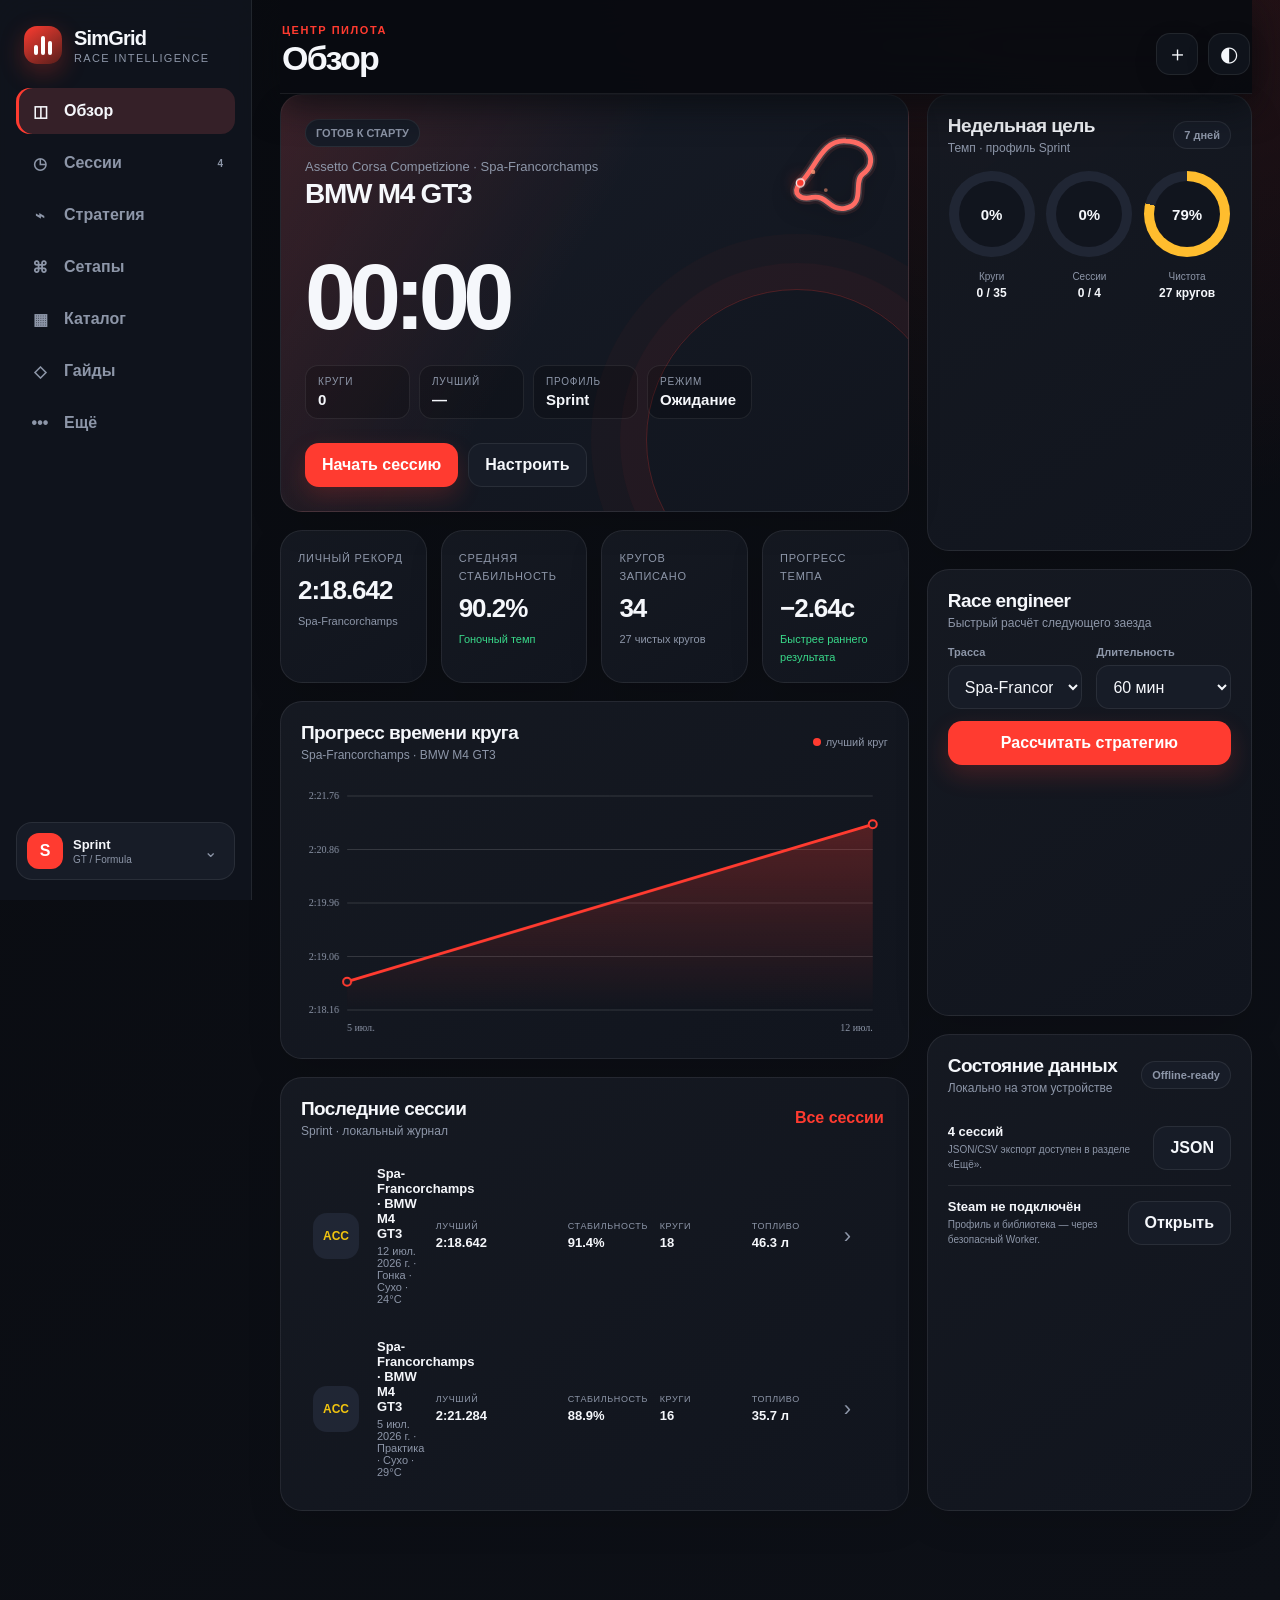
<file: index.html>
<!doctype html>
<html lang="ru">
<head>
  <meta charset="utf-8">
  <meta name="viewport" content="width=device-width,initial-scale=1,viewport-fit=cover,user-scalable=no">
  <meta name="theme-color" content="#090b10">
  <meta name="apple-mobile-web-app-capable" content="yes">
  <meta name="apple-mobile-web-app-status-bar-style" content="black-translucent">
  <meta name="apple-mobile-web-app-title" content="SimGrid">
  <meta name="format-detection" content="telephone=no">
  <meta name="description" content="SimGrid — локальный менеджер автосимулятора, телеметрии, сетапов и стратегии.">
  <link rel="manifest" href="manifest.webmanifest?v=2.3.1">
  <link rel="apple-touch-icon" href="icons/apple-touch-icon.png">
  <link rel="icon" href="icons/icon-192.png">
  <link rel="stylesheet" href="styles.css?v=2.3.1">
  <title>SimGrid</title>
</head>
<body>
  <div id="app" class="app-shell">
    <aside class="sidebar" aria-label="Основная навигация">
      <div class="brand">
        <div class="brand-mark" aria-hidden="true"><span></span><span></span><span></span></div>
        <div><strong>SimGrid</strong><small>Race intelligence</small></div>
      </div>
      <nav id="desktopNav" class="nav-list"></nav>
      <div class="sidebar-footer">
        <button class="profile-switch" id="profileSwitch" type="button">
          <span class="profile-avatar" id="profileAvatar">S</span>
          <span><strong id="activeProfileName">Sprint</strong><small id="profileGameHint">GT / Formula</small></span>
          <span class="chevron">⌄</span>
        </button>
      </div>
    </aside>

    <main class="main">
      <header class="topbar">
        <div>
          <p class="eyebrow" id="pageEyebrow">Центр пилота</p>
          <h1 id="pageTitle">Обзор</h1>
        </div>
        <div class="top-actions">
          <button class="icon-button" id="quickAddBtn" type="button" aria-label="Добавить сессию">＋</button>
          <button class="icon-button" id="themeBtn" type="button" aria-label="Выбрать тему">◐</button>
          <button class="install-button hidden" id="installBtn" type="button">Установить</button>
        </div>
      </header>

      <section id="view" class="view" aria-live="polite"></section>
    </main>

    <nav id="mobileNav" class="bottom-nav" aria-label="Мобильная навигация"></nav>
  </div>

  <div id="modalRoot"></div>
  <div id="toastRoot" class="toast-root" aria-live="polite"></div>
  <input id="importInput" type="file" accept=".json,.csv,.simgrid" hidden>

  <script src="data.js?v=2.3.1"></script>
  <script src="app.js?v=2.3.1"></script>
</body>
</html>
</file>
<file: styles.css>
:root{
  --bg:#090b10;--bg2:#0d1017;--panel:#11151e;--panel2:#171c27;--panel3:#202634;
  --text:#f5f7fb;--muted:#8d96a8;--line:rgba(255,255,255,.08);--line-strong:rgba(255,255,255,.14);
  --accent:#ff3b30;--accent2:#ff8a65;--good:#39d98a;--warn:#ffbd2e;--danger:#ff4757;
  --shadow:0 20px 60px rgba(0,0,0,.35);--radius:22px;--radius-sm:14px;--safe-bottom:env(safe-area-inset-bottom,0px);
  --safe-top:env(safe-area-inset-top,0px);--sidebar:252px;
  color-scheme:dark;
}
[data-theme="carbon"]{--bg:#050505;--bg2:#0a0a0a;--panel:#101010;--panel2:#161616;--panel3:#222;--accent:#ff1f3d;--accent2:#ff675f}
[data-theme="titanium"]{--bg:#171a20;--bg2:#1c2027;--panel:#242a33;--panel2:#2c333e;--panel3:#353e4b;--text:#f4f5f7;--muted:#a9b0ba;--accent:#d6d9df;--accent2:#8ea0b5}
[data-theme="papaya"]{--bg:#0b0b0e;--bg2:#111116;--panel:#17171d;--panel2:#1f2028;--panel3:#292b35;--accent:#ff8700;--accent2:#ffd257}
[data-theme="electric"]{--bg:#040b12;--bg2:#07121c;--panel:#0b1926;--panel2:#0f2233;--panel3:#153148;--accent:#27a7ff;--accent2:#55e1ff}
[data-theme="violet"]{--bg:#090613;--bg2:#100b1e;--panel:#171126;--panel2:#201633;--panel3:#2a1e43;--accent:#9b7bff;--accent2:#e883ff}
[data-theme="ice"]{--bg:#eef2f6;--bg2:#f6f8fb;--panel:#ffffff;--panel2:#f2f5f8;--panel3:#e7edf3;--text:#111827;--muted:#637083;--line:rgba(19,31,49,.08);--line-strong:rgba(19,31,49,.14);--accent:#0969da;--accent2:#4ea1ff;--shadow:0 20px 50px rgba(46,62,80,.14);color-scheme:light}
[data-theme="lcd"]{--bg:#071007;--bg2:#0b160b;--panel:#0e1d0f;--panel2:#132716;--panel3:#1b3420;--text:#d9ffd1;--muted:#82aa7d;--accent:#98ff75;--accent2:#d4ff82;--good:#98ff75;--warn:#f3ff7d}
*{box-sizing:border-box}
html{background:var(--bg);min-height:100%;overscroll-behavior:none}
body{margin:0;min-height:100vh;background:
radial-gradient(circle at 88% -10%,color-mix(in srgb,var(--accent) 14%,transparent),transparent 32%),
linear-gradient(145deg,var(--bg),var(--bg2));color:var(--text);font-family:-apple-system,BlinkMacSystemFont,"SF Pro Display","Segoe UI",sans-serif;-webkit-font-smoothing:antialiased;overflow-x:hidden}
button,input,select,textarea{font:inherit;color:inherit}
button{cursor:pointer}
a{color:inherit}
.hidden{display:none!important}
.app-shell{min-height:100vh;display:grid;grid-template-columns:var(--sidebar) minmax(0,1fr)}
.sidebar{position:fixed;inset:0 auto 0 0;width:var(--sidebar);padding:calc(22px + var(--safe-top)) 16px 20px;background:color-mix(in srgb,var(--panel) 88%,transparent);border-right:1px solid var(--line);backdrop-filter:blur(24px);z-index:20;display:flex;flex-direction:column}
.brand{display:flex;align-items:center;gap:12px;padding:4px 8px 24px}.brand strong{display:block;font-size:20px;letter-spacing:-.04em}.brand small{display:block;color:var(--muted);font-size:11px;text-transform:uppercase;letter-spacing:.12em;margin-top:2px}
.brand-mark{width:38px;height:38px;border-radius:13px;background:linear-gradient(145deg,var(--accent),color-mix(in srgb,var(--accent) 30%,#111));box-shadow:0 8px 24px color-mix(in srgb,var(--accent) 28%,transparent);display:flex;align-items:flex-end;justify-content:center;gap:3px;padding:9px}
.brand-mark span{width:4px;border-radius:99px;background:#fff}.brand-mark span:nth-child(1){height:10px}.brand-mark span:nth-child(2){height:19px}.brand-mark span:nth-child(3){height:14px}
.nav-list{display:flex;flex-direction:column;gap:6px}.nav-button{border:0;background:transparent;color:var(--muted);display:flex;align-items:center;gap:12px;width:100%;padding:11px 12px;border-radius:14px;text-align:left;font-weight:650;transition:.18s ease}.nav-button:hover{background:var(--panel2);color:var(--text)}.nav-button.active{background:color-mix(in srgb,var(--accent) 13%,var(--panel2));color:var(--text);box-shadow:inset 3px 0 var(--accent)}.nav-icon{width:24px;height:24px;display:grid;place-items:center;font-size:16px}.nav-button small{margin-left:auto;color:var(--muted);font-size:10px}
.sidebar-footer{margin-top:auto}.profile-switch{width:100%;border:1px solid var(--line);background:var(--panel2);border-radius:16px;padding:10px;display:grid;grid-template-columns:36px 1fr 20px;gap:10px;align-items:center;text-align:left}.profile-switch strong,.profile-switch small{display:block}.profile-switch strong{font-size:13px}.profile-switch small{font-size:10px;color:var(--muted);margin-top:2px}.profile-avatar{width:36px;height:36px;border-radius:12px;background:var(--accent);color:#fff;display:grid;place-items:center;font-weight:800}.chevron{color:var(--muted)}
.main{grid-column:2;min-width:0;padding:0 34px 88px}.topbar{position:sticky;top:0;z-index:15;display:flex;justify-content:space-between;align-items:flex-end;padding:calc(24px + var(--safe-top)) 0 18px;background:linear-gradient(var(--bg) 60%,transparent);backdrop-filter:blur(12px)}.eyebrow{margin:0 0 5px;color:var(--accent);font-size:11px;letter-spacing:.14em;text-transform:uppercase;font-weight:800}.topbar h1{font-size:34px;line-height:1;margin:0;letter-spacing:-.05em}.top-actions{display:flex;gap:10px;align-items:center}.icon-button,.install-button{border:1px solid var(--line);background:color-mix(in srgb,var(--panel) 86%,transparent);height:42px;border-radius:14px;display:grid;place-items:center;box-shadow:0 8px 24px rgba(0,0,0,.12)}.icon-button{width:42px;font-size:21px}.install-button{padding:0 16px;color:#fff;background:var(--accent);border-color:transparent;font-weight:750}
.view{max-width:1440px;margin:0 auto}.dashboard-grid{display:grid;grid-template-columns:minmax(0,1.45fr) minmax(300px,.75fr);gap:18px}.stack{display:grid;gap:18px}.grid-2{display:grid;grid-template-columns:repeat(2,minmax(0,1fr));gap:18px}.grid-3{display:grid;grid-template-columns:repeat(3,minmax(0,1fr));gap:16px}.grid-4{display:grid;grid-template-columns:repeat(4,minmax(0,1fr));gap:14px}
.card{background:linear-gradient(145deg,color-mix(in srgb,var(--panel) 94%,white 2%),var(--panel));border:1px solid var(--line);border-radius:var(--radius);box-shadow:0 12px 35px rgba(0,0,0,.12);overflow:hidden}.card-pad{padding:20px}.card-head{display:flex;justify-content:space-between;align-items:center;gap:16px;margin-bottom:16px}.card-head h2,.card-head h3{margin:0;letter-spacing:-.03em}.card-head h2{font-size:19px}.card-head h3{font-size:16px}.card-head p{margin:4px 0 0;color:var(--muted);font-size:12px}.link-button{border:0;background:transparent;color:var(--accent);font-weight:750;padding:4px}.pill{display:inline-flex;align-items:center;gap:6px;border:1px solid var(--line);background:var(--panel2);padding:7px 10px;border-radius:999px;color:var(--muted);font-size:11px;font-weight:700}.pill.live::before{content:"";width:7px;height:7px;border-radius:50%;background:var(--danger);box-shadow:0 0 0 5px color-mix(in srgb,var(--danger) 18%,transparent);animation:pulse 1.8s infinite}@keyframes pulse{50%{box-shadow:0 0 0 9px transparent}}
.live-card{position:relative;min-height:310px;padding:24px;background:
linear-gradient(120deg,color-mix(in srgb,var(--accent) 15%,transparent),transparent 45%),
linear-gradient(145deg,var(--panel2),var(--panel));isolation:isolate}.live-card::after{content:"";position:absolute;right:-40px;bottom:-80px;width:300px;height:300px;border:1px solid color-mix(in srgb,var(--accent) 25%,transparent);border-radius:50%;box-shadow:0 0 0 26px color-mix(in srgb,var(--accent) 4%,transparent),0 0 0 55px color-mix(in srgb,var(--accent) 3%,transparent);z-index:-1}.live-top{display:flex;justify-content:space-between;gap:15px}.live-track{font-size:13px;color:var(--muted);margin:12px 0 4px}.live-title{font-size:28px;font-weight:800;letter-spacing:-.045em;margin:0}.timer{font-variant-numeric:tabular-nums;font-size:clamp(54px,8vw,92px);line-height:1;font-weight:800;letter-spacing:-.07em;margin:28px 0 22px}.live-stats{display:flex;flex-wrap:wrap;gap:9px}.live-stat{background:rgba(0,0,0,.18);border:1px solid var(--line);border-radius:13px;padding:10px 12px;min-width:105px}.live-stat small{display:block;color:var(--muted);font-size:10px;text-transform:uppercase;letter-spacing:.08em}.live-stat strong{display:block;margin-top:4px;font-size:15px}.live-actions{display:flex;gap:10px;margin-top:24px}.primary,.secondary,.danger-button{border-radius:14px;min-height:44px;padding:0 16px;font-weight:800;border:1px solid transparent}.primary{background:var(--accent);color:#fff;box-shadow:0 10px 25px color-mix(in srgb,var(--accent) 20%,transparent)}.secondary{background:var(--panel2);border-color:var(--line);color:var(--text)}.danger-button{background:color-mix(in srgb,var(--danger) 14%,var(--panel2));border-color:color-mix(in srgb,var(--danger) 32%,transparent);color:var(--danger)}
.metric{padding:17px}.metric small{color:var(--muted);font-size:11px;text-transform:uppercase;letter-spacing:.07em}.metric strong{display:block;font-size:26px;letter-spacing:-.04em;margin:9px 0 5px}.metric span{font-size:11px;color:var(--muted)}.metric .up{color:var(--good)}.metric .down{color:var(--danger)}
.rings{display:grid;grid-template-columns:repeat(3,1fr);gap:10px}.ring-wrap{text-align:center}.ring{--p:50;--ring-color:var(--accent);width:86px;aspect-ratio:1;border-radius:50%;margin:0 auto 9px;background:conic-gradient(var(--ring-color) calc(var(--p)*1%),var(--panel3) 0);display:grid;place-items:center;position:relative}.ring::before{content:"";width:66px;aspect-ratio:1;border-radius:50%;background:var(--panel)}.ring strong{position:absolute;font-size:15px}.ring-wrap small{color:var(--muted);font-size:10px}.ring-wrap b{display:block;font-size:12px;margin-top:2px}
.chart-wrap{height:260px;position:relative}.chart-wrap canvas{width:100%;height:100%;display:block}.chart-legend{display:flex;gap:14px;align-items:center;color:var(--muted);font-size:11px}.legend-dot{width:8px;height:8px;border-radius:50%;background:var(--accent);display:inline-block;margin-right:5px}
.session-list{display:grid;gap:10px}.session-row{display:grid;background:transparent;grid-template-columns:52px minmax(0,1.4fr) minmax(120px,.8fr) repeat(3,minmax(80px,.4fr)) 32px;align-items:center;gap:12px;padding:12px;border:1px solid transparent;border-radius:15px;transition:.18s}.session-row:hover{background:var(--panel2);border-color:var(--line)}.game-badge{width:46px;height:46px;border-radius:14px;background:var(--panel3);display:grid;place-items:center;font-weight:850;font-size:12px}.session-main strong,.session-main small{display:block}.session-main strong{font-size:13px}.session-main small{color:var(--muted);font-size:11px;margin-top:4px}.session-cell small{display:block;color:var(--muted);font-size:9px;text-transform:uppercase;letter-spacing:.07em}.session-cell strong{display:block;font-size:13px;margin-top:4px;font-variant-numeric:tabular-nums}.more-button{border:0;background:transparent;color:var(--muted);font-size:22px}
.toolbar{display:flex;gap:10px;align-items:center;justify-content:space-between;margin-bottom:18px;flex-wrap:wrap}.toolbar-group{display:flex;gap:10px;align-items:center;flex-wrap:wrap}.search{position:relative}.search input{width:min(360px,65vw);height:44px;border:1px solid var(--line);background:var(--panel);border-radius:14px;padding:0 14px 0 40px;outline:none}.search::before{content:"⌕";position:absolute;left:14px;top:8px;color:var(--muted);font-size:21px}.select,.input,.textarea{width:100%;border:1px solid var(--line);background:var(--panel2);border-radius:13px;min-height:44px;padding:10px 12px;outline:none}.textarea{min-height:94px;resize:vertical}.select:focus,.input:focus,.textarea:focus,.search input:focus{border-color:color-mix(in srgb,var(--accent) 60%,transparent);box-shadow:0 0 0 3px color-mix(in srgb,var(--accent) 12%,transparent)}
.segmented{display:flex;background:var(--panel);border:1px solid var(--line);border-radius:14px;padding:4px;overflow:auto}.segmented button{white-space:nowrap;border:0;background:transparent;color:var(--muted);padding:8px 12px;border-radius:10px;font-size:11px;font-weight:750}.segmented button.active{background:var(--panel3);color:var(--text)}
.form-grid{display:grid;grid-template-columns:repeat(2,minmax(0,1fr));gap:14px}.form-grid.three{grid-template-columns:repeat(3,minmax(0,1fr))}.field{display:grid;gap:7px}.field.full{grid-column:1/-1}.field label{font-size:11px;color:var(--muted);font-weight:700}.field-help{font-size:10px;color:var(--muted);line-height:1.4}.form-section{padding:18px 0;border-top:1px solid var(--line)}.form-section:first-child{border-top:0;padding-top:0}.form-section h3{font-size:14px;margin:0 0 13px}.modal-backdrop{position:fixed;inset:0;background:rgba(0,0,0,.62);backdrop-filter:blur(8px);z-index:100;display:grid;place-items:center;padding:20px}.modal{width:min(760px,100%);max-height:min(88vh,900px);background:var(--panel);border:1px solid var(--line-strong);border-radius:26px;box-shadow:var(--shadow);overflow:hidden;display:flex;flex-direction:column}.modal.small{width:min(480px,100%)}.modal-head{display:flex;justify-content:space-between;align-items:center;padding:18px 20px;border-bottom:1px solid var(--line)}.modal-head h2{margin:0;font-size:20px;letter-spacing:-.03em}.modal-close{width:34px;height:34px;border-radius:50%;border:1px solid var(--line);background:var(--panel2)}.modal-body{flex:1;min-height:0;padding:20px 20px calc(28px + var(--safe-bottom));overflow:auto;-webkit-overflow-scrolling:touch;overscroll-behavior:contain}.modal-actions{display:flex;justify-content:flex-end;gap:10px;padding:16px 20px calc(16px + var(--safe-bottom));border-top:1px solid var(--line);background:color-mix(in srgb,var(--panel2) 92%,transparent);backdrop-filter:blur(18px);position:relative;z-index:2}
.strategy-layout{display:grid;grid-template-columns:minmax(300px,.75fr) minmax(0,1.25fr);gap:18px}.strategy-results{display:grid;gap:12px}.strategy-card{position:relative;padding:18px;border:1px solid var(--line);background:var(--panel);border-radius:18px;overflow:hidden}.strategy-card.recommended{border-color:color-mix(in srgb,var(--accent) 55%,transparent);box-shadow:inset 4px 0 var(--accent)}.strategy-card .recommend{position:absolute;right:12px;top:12px;color:var(--accent);font-size:9px;text-transform:uppercase;letter-spacing:.09em;font-weight:900}.strategy-title{display:flex;justify-content:space-between;gap:15px;padding-right:60px}.strategy-title h3{margin:0;font-size:16px}.strategy-title strong{font-size:18px;font-variant-numeric:tabular-nums}.stints{display:flex;gap:5px;margin:16px 0 12px}.stint{height:12px;min-width:15px;border-radius:99px;background:var(--accent);flex:var(--stint,1)}.stint.medium{background:var(--warn)}.stint.hard{background:#e8edf4}.stint.wet{background:#3a8cff}.strategy-meta{display:grid;grid-template-columns:repeat(4,1fr);gap:10px}.strategy-meta small{color:var(--muted);font-size:9px;text-transform:uppercase}.strategy-meta strong{display:block;font-size:12px;margin-top:4px}.strategy-note{margin:12px 0 0;color:var(--muted);font-size:11px;line-height:1.5}
.setup-grid{display:grid;grid-template-columns:repeat(3,minmax(0,1fr));gap:14px}.setup-card{padding:17px;border:1px solid var(--line);background:var(--panel);border-radius:18px;transition:.18s}.setup-card:hover{transform:translateY(-2px);border-color:var(--line-strong)}.setup-card h3{font-size:15px;margin:12px 0 5px}.setup-card p{font-size:11px;color:var(--muted);margin:0 0 13px}.tags{display:flex;gap:6px;flex-wrap:wrap}.tag{font-size:9px;border-radius:99px;padding:5px 8px;background:var(--panel3);color:var(--muted)}.setup-mini{display:grid;grid-template-columns:repeat(3,1fr);gap:7px;margin-top:13px}.setup-mini div{background:var(--panel2);border-radius:10px;padding:8px}.setup-mini small{display:block;font-size:8px;color:var(--muted)}.setup-mini strong{font-size:11px;display:block;margin-top:3px}.compare-table{width:100%;border-collapse:collapse}.compare-table th,.compare-table td{padding:11px;border-bottom:1px solid var(--line);font-size:12px;text-align:left}.compare-table th{color:var(--muted);font-size:10px;text-transform:uppercase}.diff-positive{color:var(--good)}.diff-negative{color:var(--danger)}
.catalog-grid{display:grid;grid-template-columns:repeat(4,minmax(0,1fr));gap:14px}.catalog-card{border:1px solid var(--line);background:var(--panel);border-radius:18px;overflow:hidden;min-height:210px;display:flex;flex-direction:column}.catalog-visual{height:112px;background:linear-gradient(145deg,color-mix(in srgb,var(--accent) 16%,var(--panel2)),var(--panel3));position:relative;display:grid;place-items:center;overflow:hidden}.catalog-visual svg{width:82%;height:82%;filter:drop-shadow(0 8px 12px rgba(0,0,0,.25))}.catalog-visual .car-silhouette{font-size:48px;transform:skewX(-6deg)}.catalog-content{padding:14px;display:flex;flex-direction:column;gap:8px;flex:1}.catalog-content h3{margin:0;font-size:14px}.catalog-content p{margin:0;color:var(--muted);font-size:10px;line-height:1.5}.catalog-meta{margin-top:auto;display:flex;justify-content:space-between;color:var(--muted);font-size:10px}
.guide-grid{display:grid;grid-template-columns:repeat(3,minmax(0,1fr));gap:16px}.guide-card{border:1px solid var(--line);background:var(--panel);border-radius:20px;overflow:hidden;transition:.2s;display:block}.guide-card:hover{transform:translateY(-3px);box-shadow:var(--shadow)}.guide-photo{height:190px;position:relative;background:linear-gradient(145deg,color-mix(in srgb,var(--accent) 18%,var(--panel2)),var(--panel3));overflow:hidden}.guide-photo-img{position:absolute;inset:0;width:100%;height:100%;object-fit:cover;display:block}.guide-photo::after{content:"";position:absolute;inset:0;background:linear-gradient(180deg,rgba(0,0,0,.06),rgba(0,0,0,.72))}.guide-map{position:absolute;right:10px;bottom:10px;width:92px;height:92px;z-index:2;background:rgba(8,10,14,.82);border:1px solid rgba(255,255,255,.13);border-radius:18px;padding:10px;backdrop-filter:blur(12px)}.guide-map svg{width:100%;height:100%}.guide-level{position:absolute;top:12px;left:12px;z-index:2;background:rgba(8,10,14,.72);padding:7px 9px;border-radius:999px;font-size:9px;font-weight:800;backdrop-filter:blur(10px)}.guide-content{padding:16px}.guide-content h3{margin:0 0 7px;font-size:17px}.guide-content p{margin:0;color:var(--muted);font-size:11px;line-height:1.55}.guide-actions{display:flex;justify-content:space-between;align-items:center;margin-top:13px}.corner-count{font-size:10px;color:var(--muted)}.guide-detail-hero{height:260px;border-radius:20px;position:relative;overflow:hidden;margin-bottom:18px;background:linear-gradient(145deg,color-mix(in srgb,var(--accent) 18%,var(--panel2)),var(--panel3))}.guide-detail-hero img{position:absolute;inset:0;width:100%;height:100%;object-fit:cover;display:block}.guide-detail-hero::after{content:"";position:absolute;inset:0;background:linear-gradient(90deg,rgba(0,0,0,.8),rgba(0,0,0,.25))}.guide-detail-title{position:absolute;left:24px;bottom:24px;z-index:2;max-width:min(70%,480px)}.guide-detail-title h2{font-size:32px;margin:5px 0}.guide-detail-title p{margin:0;color:rgba(255,255,255,.78)}.guide-map-panel{display:grid;gap:14px;padding:18px;border:1px solid var(--line);border-radius:20px;background:linear-gradient(145deg,var(--panel2),var(--panel))}.guide-track-map{height:220px;border-radius:16px;border:1px solid var(--line);display:grid;place-items:center;background:linear-gradient(180deg,color-mix(in srgb,var(--accent) 8%,transparent),transparent),repeating-linear-gradient(0deg,color-mix(in srgb,var(--line) 65%,transparent) 0 1px,transparent 1px 28px),repeating-linear-gradient(90deg,color-mix(in srgb,var(--line) 65%,transparent) 0 1px,transparent 1px 28px);padding:18px}.guide-track-map svg{width:100%;height:100%}.guide-map-caption{font-size:11px;color:var(--muted);line-height:1.5;margin:0}.guide-summary{padding:12px 14px;border-radius:16px;background:color-mix(in srgb,var(--accent) 10%,var(--panel2));border:1px solid color-mix(in srgb,var(--accent) 20%,transparent);font-size:12px;line-height:1.55}.guide-quickfacts{display:grid;grid-template-columns:repeat(3,minmax(0,1fr));gap:10px}.guide-quickfacts .metric{padding:14px}.corner-list{display:grid;gap:10px}.corner-item{display:grid;grid-template-columns:46px 1fr auto;gap:12px;align-items:start;padding:13px;border:1px solid var(--line);border-radius:15px}.corner-num{width:42px;height:42px;border-radius:13px;background:color-mix(in srgb,var(--accent) 15%,var(--panel2));color:var(--accent);display:grid;place-items:center;font-weight:850}.corner-item h4{margin:1px 0 5px;font-size:13px}.corner-item p{margin:0;color:var(--muted);font-size:11px;line-height:1.45}.gear{font-size:10px;color:var(--muted);white-space:nowrap}
.settings-grid{display:grid;grid-template-columns:repeat(2,minmax(0,1fr));gap:18px}.setting-card{padding:19px}.setting-row{display:flex;justify-content:space-between;gap:18px;align-items:center;padding:13px 0;border-bottom:1px solid var(--line)}.setting-row:last-child{border-bottom:0}.setting-row h3{margin:0;font-size:13px}.setting-row p{margin:4px 0 0;color:var(--muted);font-size:10px;line-height:1.45}.switch{width:46px;height:28px;border-radius:99px;background:var(--panel3);border:0;padding:3px}.switch span{display:block;width:22px;height:22px;background:white;border-radius:50%;transition:.2s}.switch.active{background:var(--accent)}.switch.active span{transform:translateX(18px)}.theme-grid{display:grid;grid-template-columns:repeat(4,1fr);gap:10px}.theme-option{border:1px solid var(--line);background:var(--panel2);border-radius:14px;padding:10px;text-align:left;display:flex;flex-direction:column;gap:8px;overflow:hidden}.theme-option.active{border-color:var(--accent);box-shadow:0 0 0 2px color-mix(in srgb,var(--accent) 12%,transparent)}.theme-swatch{display:block;inline-size:100%;block-size:68px;border-radius:12px;background:linear-gradient(145deg,var(--swatch),color-mix(in srgb,var(--swatch) 72%,black));position:relative;overflow:hidden;border:1px solid color-mix(in srgb,var(--swatch-accent) 32%,transparent)}.theme-swatch::before{content:"";position:absolute;inset:10px auto auto 10px;width:42%;height:14px;border-radius:999px;background:color-mix(in srgb,white 8%,transparent);box-shadow:0 24px 0 color-mix(in srgb,white 6%,transparent)}.theme-swatch::after{content:"";position:absolute;width:22px;height:22px;border-radius:50%;background:var(--swatch-accent);right:8px;bottom:8px;box-shadow:0 0 0 6px color-mix(in srgb,var(--swatch-accent) 18%,transparent)}.theme-option strong{display:block;font-size:12px;line-height:1.3}.steam-panel{padding:18px;background:linear-gradient(145deg,#121b2d,#0c1321);border:1px solid rgba(102,154,255,.2);border-radius:18px}.steam-logo{display:flex;align-items:center;gap:10px;margin-bottom:12px}.steam-logo span{width:38px;height:38px;border-radius:50%;background:#1b5fa7;display:grid;place-items:center;font-weight:850}.steam-panel h3{margin:0;font-size:15px}.steam-panel p{color:#9eaac0;font-size:11px;line-height:1.55}.notice{border-left:3px solid var(--warn);padding:11px 12px;background:color-mix(in srgb,var(--warn) 8%,var(--panel2));border-radius:0 12px 12px 0;color:var(--muted);font-size:11px;line-height:1.55}
.empty{padding:42px 20px;text-align:center;color:var(--muted)}.empty-icon{font-size:44px;opacity:.55}.empty h3{color:var(--text);margin:12px 0 6px}.empty p{font-size:12px;max-width:430px;margin:0 auto 18px;line-height:1.5}.toast-root{position:fixed;right:20px;bottom:20px;z-index:200;display:grid;gap:8px;max-width:min(380px,calc(100vw - 28px))}.toast{max-width:360px;background:var(--panel3);border:1px solid var(--line-strong);color:var(--text);padding:12px 14px;border-radius:13px;box-shadow:var(--shadow);font-size:12px;animation:toastIn .22s ease}.toast.good{border-left:3px solid var(--good)}.toast.warn{border-left:3px solid var(--warn)}.toast.bad{border-left:3px solid var(--danger)}@keyframes toastIn{from{opacity:0;transform:translateY(8px)}}
.bottom-nav{display:none}
@media(max-width:1150px){.dashboard-grid{grid-template-columns:1fr}.catalog-grid{grid-template-columns:repeat(3,minmax(0,1fr))}.guide-grid{grid-template-columns:repeat(2,minmax(0,1fr))}.setup-grid{grid-template-columns:repeat(2,minmax(0,1fr))}.strategy-layout{grid-template-columns:1fr}.session-row{grid-template-columns:50px 1fr repeat(2,100px) 30px}.session-row .hide-md{display:none}.grid-4{grid-template-columns:repeat(2,1fr)}}
@media(max-width:820px){:root{--radius:19px}.app-shell{display:block}.sidebar{display:none}.main{padding:0 14px calc(152px + var(--safe-bottom));}.topbar{padding:calc(15px + var(--safe-top)) 2px 14px;align-items:center}.topbar h1{font-size:28px}.eyebrow{font-size:9px}.top-actions{gap:7px}.icon-button{width:38px;height:38px;border-radius:13px}.install-button{height:38px;padding:0 12px}.bottom-nav{position:fixed;display:grid;grid-template-columns:repeat(6,1fr);left:8px;right:8px;bottom:calc(7px + var(--safe-bottom));z-index:30;background:color-mix(in srgb,var(--panel) 88%,transparent);border:1px solid var(--line-strong);border-radius:19px;padding:6px 3px;backdrop-filter:blur(24px);box-shadow:0 14px 38px rgba(0,0,0,.35)}.bottom-nav button{border:0;background:transparent;color:var(--muted);display:grid;place-items:center;gap:2px;min-width:0;padding:5px 2px;border-radius:12px}.bottom-nav button.active{color:var(--accent);background:color-mix(in srgb,var(--accent) 9%,transparent)}.bottom-nav .nav-icon{width:auto;height:18px;font-size:15px}.bottom-nav span:last-child{font-size:8px;font-weight:750;overflow:hidden;text-overflow:ellipsis;width:100%}.dashboard-grid,.grid-2,.settings-grid{grid-template-columns:1fr}.grid-3{grid-template-columns:repeat(2,1fr)}.grid-4{grid-template-columns:repeat(2,1fr)}.card-pad{padding:16px}.live-card{padding:18px;min-height:292px}.live-title{font-size:23px}.timer{font-size:58px;margin:27px 0 20px}.live-stat{min-width:calc(50% - 5px)}.metric strong{font-size:22px}.session-row{grid-template-columns:44px 1fr 86px 24px;padding:10px;gap:8px}.session-row .hide-mobile{display:none}.game-badge{width:42px;height:42px}.strategy-meta{grid-template-columns:repeat(2,1fr)}.catalog-grid{grid-template-columns:repeat(2,minmax(0,1fr));gap:10px}.guide-grid,.setup-grid{grid-template-columns:1fr}.guide-photo{height:190px}.form-grid,.form-grid.three{grid-template-columns:1fr}.modal-backdrop{padding:0;align-items:end}.modal,.modal.small{width:100%;max-height:93vh;border-radius:25px 25px 0 0}.modal-body{padding:16px 16px calc(24px + var(--safe-bottom));}.modal-head{padding:16px}.modal-actions{padding:12px 16px calc(12px + var(--safe-bottom));flex-wrap:wrap}.modal-actions > *{flex:1 1 160px}.theme-grid{grid-template-columns:repeat(2,1fr)}.toast-root{left:14px;right:14px;bottom:calc(118px + var(--safe-bottom))}.toast{max-width:none}.guide-detail-hero{height:220px}.guide-detail-title{left:18px;bottom:18px;max-width:76%}.guide-detail-title h2{font-size:26px}.guide-quickfacts{grid-template-columns:1fr}.guide-track-map{height:180px}.corner-item{grid-template-columns:42px 1fr}.corner-item .gear{grid-column:2}.rings{gap:3px}.ring{width:78px}.ring::before{width:60px}}
@media(max-width:430px){.grid-3{grid-template-columns:1fr}.catalog-grid{grid-template-columns:1fr}.catalog-card{min-height:190px}.catalog-visual{height:100px}.topbar h1{font-size:25px}.top-actions .install-button{display:none!important}.live-actions{display:grid;grid-template-columns:1fr 1fr}.live-actions button:first-child:last-child{grid-column:1/-1}.timer{font-size:52px}.strategy-title{padding-right:0}.strategy-card .recommend{position:static;display:block;margin-bottom:8px}.session-cell strong{font-size:12px}.ring{width:72px}.ring::before{width:55px}.bottom-nav{left:5px;right:5px}.bottom-nav span:last-child{font-size:7px}}
@media(display-mode:standalone){body{user-select:none}.main{min-height:100vh}.install-button{display:none!important}}
@media(prefers-reduced-motion:reduce){*,*::before,*::after{animation-duration:.001ms!important;transition-duration:.001ms!important;scroll-behavior:auto!important}}

/* SimGrid v2 — Track Academy Pro + Setup Garage Pro */
.modal.wide{width:min(1180px,100%)}
.compact-select{width:auto;max-width:210px;min-width:145px}
.garage-hero,.academy-hero{display:flex;justify-content:space-between;align-items:center;gap:24px;padding:24px;margin-bottom:18px;background:linear-gradient(135deg,color-mix(in srgb,var(--accent) 12%,var(--panel)),var(--panel))}
.garage-hero h2,.academy-hero h2{font-size:28px;letter-spacing:-.045em;margin:4px 0 8px}.garage-hero p:not(.eyebrow),.academy-hero p:not(.eyebrow){max-width:700px;margin:0;color:var(--muted);font-size:12px;line-height:1.6}
.garage-stats{display:flex;gap:10px;flex-wrap:wrap;justify-content:flex-end}.garage-stats span{min-width:92px;padding:12px;border-radius:15px;background:var(--panel2);border:1px solid var(--line);color:var(--muted);font-size:10px}.garage-stats b{display:block;color:var(--text);font-size:22px;margin-bottom:3px}
.academy-progress{min-width:140px;height:140px;border-radius:50%;display:flex;flex-direction:column;align-items:center;justify-content:center;background:conic-gradient(var(--accent) var(--academy-p,65%),var(--panel3) 0);position:relative}.academy-progress::before{content:"";position:absolute;inset:12px;border-radius:50%;background:var(--panel)}.academy-progress>*{position:relative}.academy-progress strong{font-size:31px}.academy-progress span,.academy-progress small{color:var(--muted);font-size:10px}.academy-progress small{margin-top:4px;text-align:center;padding:0 15px}
.garage-toolbar{align-items:flex-start}.favorite-filter.active{border-color:var(--accent);color:var(--accent);background:color-mix(in srgb,var(--accent) 10%,var(--panel2))}
.setup-grid.pro{grid-template-columns:repeat(3,minmax(0,1fr));align-items:stretch}.setup-card-wrap{position:relative;min-width:0}.setup-card.pro{height:100%;width:100%;padding:18px 16px 16px}.setup-card-top{display:flex;align-items:center;justify-content:space-between}.setup-rating{display:grid;text-align:right}.setup-rating span{font-weight:800;font-size:12px;color:var(--warn)}.setup-rating small{font-size:9px;color:var(--muted);margin-top:3px}.setup-favorite{position:absolute;right:12px;bottom:12px;width:35px;height:35px;border-radius:11px;border:1px solid var(--line);background:color-mix(in srgb,var(--panel2) 92%,transparent);color:var(--muted);font-size:18px;z-index:2}.setup-favorite.active{color:var(--warn);border-color:color-mix(in srgb,var(--warn) 35%,transparent)}.setup-analysis-preview{display:flex;align-items:center;gap:8px;margin-top:13px;padding-right:38px;color:var(--muted);font-size:10px;line-height:1.4}.analysis-dot{width:8px;height:8px;border-radius:50%;flex:0 0 auto;background:var(--muted)}.analysis-dot.safe{background:var(--good)}.analysis-dot.attack{background:var(--danger)}.analysis-dot.neutral{background:var(--warn)}
.weather-wet{color:#64b5ff}.weather-hot{color:#ff8b42}.weather-mixed{color:#ad8cff}
.setup-detail-head{display:flex;justify-content:space-between;gap:18px;align-items:flex-start;margin-bottom:16px}.setup-detail-head p{color:var(--muted);font-size:12px}.setup-score{text-align:right}.setup-score strong{display:block;color:var(--warn);font-size:22px}.setup-score small{color:var(--muted);font-size:10px}.analysis-grid{display:grid;grid-template-columns:repeat(2,minmax(0,1fr));gap:10px;margin:16px 0}.analysis-card{border:1px solid var(--line);border-left:3px solid var(--muted);background:var(--panel2);padding:13px;border-radius:14px}.analysis-card.safe{border-left-color:var(--good)}.analysis-card.attack{border-left-color:var(--danger)}.analysis-card.warn{border-left-color:var(--warn)}.analysis-card h3{margin:0 0 5px;font-size:12px}.analysis-card p{margin:0;color:var(--muted);font-size:10px;line-height:1.5}.version-list{display:grid;gap:10px}.version-card{display:flex;justify-content:space-between;align-items:center;gap:12px;padding:14px;border:1px solid var(--line);border-radius:15px;background:var(--panel2)}.version-card strong,.version-card small{display:block}.version-card small{color:var(--muted);font-size:9px;margin-top:4px}.version-card p{margin:6px 0 0;color:var(--muted);font-size:10px}
.academy-hero{overflow:hidden}.guide-title-row{display:flex;justify-content:space-between;gap:10px;align-items:center}.quiz-score{font-size:9px;padding:5px 7px;border-radius:999px;color:var(--good);background:color-mix(in srgb,var(--good) 10%,var(--panel2));white-space:nowrap}.guide-progress{height:5px;border-radius:999px;background:var(--panel3);overflow:hidden;margin:13px 0 2px}.guide-progress span{display:block;height:100%;border-radius:inherit;background:linear-gradient(90deg,var(--accent),var(--accent2))}
.academy-section{margin:20px 0}.training-modes{display:grid;grid-template-columns:repeat(4,minmax(0,1fr));gap:10px}.training-mode{display:flex;gap:11px;padding:14px;border-radius:16px;border:1px solid var(--line);background:var(--panel2)}.training-mode>span{font-size:22px}.training-mode h4{margin:0;font-size:12px}.training-mode small{color:var(--accent);font-size:9px;font-weight:800}.training-mode p{margin:7px 0 0;color:var(--muted);font-size:10px;line-height:1.45}.academy-layout{display:grid;grid-template-columns:minmax(0,1.4fr) minmax(300px,.6fr);gap:18px}.academy-sectors{display:grid;gap:12px}.academy-sector{padding:15px;border:1px solid var(--line);border-radius:18px;background:linear-gradient(145deg,var(--panel2),var(--panel))}.sector-head{display:grid;grid-template-columns:44px minmax(0,1fr) auto;gap:12px;align-items:start}.sector-head h3{margin:2px 0 5px;font-size:14px}.sector-head p{margin:0;color:var(--muted);font-size:10px;line-height:1.5}.sector-facts{display:grid;grid-template-columns:repeat(5,minmax(0,1fr));gap:7px;margin-top:13px}.sector-facts span{padding:9px;border-radius:11px;background:var(--panel);border:1px solid var(--line)}.sector-facts small,.sector-facts b{display:block}.sector-facts small{font-size:8px;color:var(--muted);text-transform:uppercase}.sector-facts b{font-size:9px;margin-top:4px;line-height:1.35}.telemetry-panel{margin-top:12px;padding:11px;border-radius:13px;background:var(--panel);border:1px solid var(--line)}.telemetry-row{display:grid;grid-template-columns:55px 1fr 32px;gap:8px;align-items:center;margin:6px 0;font-size:9px;color:var(--muted)}.telemetry-row>div{height:7px;border-radius:999px;background:var(--panel3);overflow:hidden}.telemetry-row i{display:block;height:100%;border-radius:inherit;background:var(--muted)}.telemetry-row i.brake{background:var(--danger)}.telemetry-row i.throttle{background:var(--good)}.telemetry-row i.steering{background:var(--accent)}.telemetry-row b{text-align:right;color:var(--text)}
.guide-checklist{display:grid;gap:7px}.guide-task{display:grid;grid-template-columns:24px 1fr;gap:8px;align-items:center;width:100%;text-align:left;border:1px solid var(--line);background:var(--panel2);padding:10px;border-radius:12px;color:var(--muted)}.guide-task span{width:22px;height:22px;border-radius:50%;display:grid;place-items:center;border:1px solid var(--line)}.guide-task b{font-size:10px}.guide-task.done{color:var(--text);border-color:color-mix(in srgb,var(--good) 35%,transparent)}.guide-task.done span{background:var(--good);color:#07140c;border-color:transparent}
.quiz-list{display:grid;gap:13px}.quiz-question{border:1px solid var(--line);border-radius:15px;padding:14px;margin:0}.quiz-question legend{padding:0 6px;font-size:12px;font-weight:800}.quiz-question label{display:flex;align-items:center;gap:9px;padding:9px;border-radius:11px;color:var(--muted);font-size:11px}.quiz-question label:has(input:checked){background:color-mix(in srgb,var(--accent) 10%,var(--panel2));color:var(--text)}.quiz-result{text-align:center;padding:20px}.quiz-result strong{display:block;font-size:58px;color:var(--accent);letter-spacing:-.06em}.quiz-result h3{font-size:20px;margin:10px 0}.quiz-result p{color:var(--muted);font-size:12px;line-height:1.6}
@media(max-width:1100px){.setup-grid.pro{grid-template-columns:repeat(2,minmax(0,1fr))}.training-modes{grid-template-columns:repeat(2,minmax(0,1fr))}.academy-layout{grid-template-columns:1fr}.sector-facts{grid-template-columns:repeat(3,minmax(0,1fr))}}
@media(max-width:820px){.garage-hero,.academy-hero{padding:18px;align-items:flex-start}.garage-hero h2,.academy-hero h2{font-size:23px}.academy-progress{min-width:112px;width:112px;height:112px}.garage-stats{display:grid;grid-template-columns:repeat(3,1fr);width:100%}.garage-hero{display:grid}.garage-toolbar .toolbar-group{width:100%}.garage-toolbar .search{flex:1}.compact-select{flex:1;max-width:none;min-width:0}.analysis-grid{grid-template-columns:1fr}.training-modes{grid-template-columns:1fr 1fr}.sector-facts{grid-template-columns:repeat(2,minmax(0,1fr))}.setup-detail-head{display:grid}.setup-score{text-align:left}}
@media(max-width:540px){.setup-grid.pro{grid-template-columns:1fr}.academy-hero{display:grid}.academy-progress{width:100%;height:auto;min-height:88px;border-radius:18px;background:linear-gradient(135deg,color-mix(in srgb,var(--accent) 16%,var(--panel2)),var(--panel2))}.academy-progress::before{display:none}.training-modes{grid-template-columns:1fr}.sector-head{grid-template-columns:40px 1fr}.sector-head .gear{grid-column:2}.sector-facts{grid-template-columns:1fr 1fr}.garage-stats{grid-template-columns:1fr 1fr}.version-card{align-items:flex-start}.modal.wide .modal-actions>*{min-width:calc(50% - 6px)}}

/* SimGrid v2.0.1 — desktop shell and Track Academy stability fixes */
html{scroll-padding-top:96px}
.topbar{
  background:color-mix(in srgb,var(--bg) 94%,transparent);
  border-bottom:1px solid var(--line);
  box-shadow:0 12px 34px color-mix(in srgb,var(--bg) 78%,transparent);
  backdrop-filter:blur(22px) saturate(1.15);
  -webkit-backdrop-filter:blur(22px) saturate(1.15);
}
.view{width:100%;max-width:1320px}
.academy-hero{margin-top:10px}
.guide-grid{align-items:stretch}
.guide-card{
  width:100%;height:100%;min-width:0;
  display:flex;flex-direction:column;
  text-decoration:none;
}
.guide-photo{height:auto;min-height:185px;aspect-ratio:16/8.7}
.guide-photo-img{object-position:center}
.guide-country{
  position:absolute;left:12px;bottom:12px;z-index:3;
  max-width:calc(100% - 128px);overflow:hidden;text-overflow:ellipsis;white-space:nowrap;
  padding:6px 9px;border-radius:999px;background:rgba(8,10,14,.72);
  border:1px solid rgba(255,255,255,.12);backdrop-filter:blur(10px);
  color:rgba(255,255,255,.78);font-size:9px;font-weight:750;
}
.guide-content{display:flex;flex:1;flex-direction:column;min-height:178px;padding:17px}
.guide-content>p{display:-webkit-box;-webkit-line-clamp:3;-webkit-box-orient:vertical;overflow:hidden;min-height:51px}
.guide-configs{display:flex;gap:6px;flex-wrap:wrap;margin-top:12px}
.guide-configs span{padding:5px 7px;border:1px solid var(--line);background:var(--panel2);border-radius:999px;color:var(--muted);font-size:8px;font-weight:700}
.guide-progress{height:7px;margin-top:auto;margin-bottom:4px}
.guide-actions{margin-top:9px}
.guide-map{width:86px;height:86px}

@media(min-width:821px){
  .app-shell{display:block;min-height:100vh}
  .sidebar{display:flex!important}
  .main{display:block;margin-left:var(--sidebar);width:calc(100% - var(--sidebar));padding:0 28px 96px}
  .bottom-nav{display:none!important}
  .topbar{padding-left:2px;padding-right:2px}
}
@media(min-width:1500px){
  .main{padding-left:38px;padding-right:38px}
  .guide-grid{gap:18px}
}
@media(max-width:1150px) and (min-width:821px){
  .guide-grid{grid-template-columns:repeat(2,minmax(0,1fr))}
}
@media(max-width:820px){
  html{scroll-padding-top:82px}
  .main{margin-left:0;width:auto}
  .topbar{margin-left:-14px;margin-right:-14px;padding-left:16px;padding-right:16px}
  .academy-hero{margin-top:4px}
  .guide-content{min-height:166px}
  .guide-country{max-width:calc(100% - 120px)}
}
@media(max-width:540px){
  .guide-photo{min-height:178px;aspect-ratio:16/9.5}
  .guide-content>p{min-height:48px}
}


/* SimGrid v2.1.0 — Track Academy expansion */
.guide-photo{background:
  radial-gradient(circle at 14% 18%, color-mix(in srgb,var(--accent) 22%,transparent), transparent 34%),
  linear-gradient(145deg,color-mix(in srgb,var(--accent) 16%,var(--panel2)),var(--panel3));}
.guide-photo::after{background:linear-gradient(180deg,rgba(6,10,16,.08),rgba(6,10,16,.78))}
.guide-map{display:grid;place-items:center;color:#fff;box-shadow:0 12px 28px rgba(0,0,0,.28)}
.guide-map svg{width:100%;height:100%}
.guide-card .guide-map circle{fill:var(--accent)}
.guide-content h3{font-size:18px}
.guide-content p{font-size:12px;line-height:1.62}
.corner-count{font-size:10px;line-height:1.35}
.guide-photo-img{filter:saturate(1.04) contrast(1.02)}
.guide-detail-hero{background:linear-gradient(145deg,color-mix(in srgb,var(--accent) 12%,var(--panel2)),var(--panel))}
.guide-detail-hero img{opacity:.95}


/* SimGrid v2.1.1 — Track Academy visual cleanup */
.guide-photo--schematic{
  min-height:202px;
  background:
    radial-gradient(circle at 18% 14%, color-mix(in srgb,var(--accent) 16%, transparent), transparent 28%),
    linear-gradient(180deg, color-mix(in srgb,var(--accent) 4%, transparent), transparent 54%),
    repeating-linear-gradient(0deg, color-mix(in srgb,var(--line) 85%, transparent) 0 1px, transparent 1px 48px),
    repeating-linear-gradient(90deg, color-mix(in srgb,var(--line) 85%, transparent) 0 1px, transparent 1px 48px),
    linear-gradient(145deg, #0f1725, #0b1220 60%, #0a111d);
}
.guide-photo--schematic::after{background:linear-gradient(180deg,rgba(9,14,24,.12),rgba(9,14,24,.18))}
.guide-blueprint{position:relative;z-index:2;display:grid;grid-template-columns:minmax(0,1fr) 132px;gap:18px;align-items:center;height:100%;padding:24px 20px 18px}
.guide-blueprint-copy{min-width:0;padding-top:10px}
.guide-kicker{margin:0 0 8px;color:color-mix(in srgb,var(--text) 72%, transparent);text-transform:uppercase;letter-spacing:.16em;font-size:10px;font-weight:800}
.guide-blueprint h4{margin:0 0 8px;font-size:30px;line-height:1.02;letter-spacing:-.04em}
.guide-blueprint-meta{font-size:12px;color:var(--muted);margin-bottom:14px;line-height:1.45}
.guide-map--large{position:relative;right:auto;bottom:auto;width:132px;height:132px;justify-self:end}
.guide-card--schematic .guide-content{padding-top:14px}
.guide-card--schematic .guide-content p{font-size:12px}
.guide-photo--schematic .guide-level{top:14px;left:14px}
.guide-card--schematic .guide-actions{margin-top:12px}
.guide-card--schematic .guide-configs{margin-top:0}
.guide-card .guide-map circle{fill:var(--accent)}
.guide-detail-hero{display:block}
.guide-detail-mapfloat{position:absolute;right:24px;top:24px;width:160px;height:160px;z-index:2;border-radius:24px;padding:18px;background:rgba(8,10,14,.72);border:1px solid rgba(255,255,255,.14);backdrop-filter:blur(14px)}
.guide-detail-mapfloat svg,.guide-detail-trackbox svg{width:100%;height:100%}
.guide-detail-hero--schematic{height:auto;padding:0;background:
  radial-gradient(circle at 18% 14%, color-mix(in srgb,var(--accent) 16%, transparent), transparent 26%),
  repeating-linear-gradient(0deg, color-mix(in srgb,var(--line) 82%, transparent) 0 1px, transparent 1px 56px),
  repeating-linear-gradient(90deg, color-mix(in srgb,var(--line) 82%, transparent) 0 1px, transparent 1px 56px),
  linear-gradient(145deg,#0f1725,#0b1220 60%,#0a111d)}
.guide-detail-hero--schematic::after{display:none}
.guide-detail-blueprint{display:grid;grid-template-columns:minmax(0,1fr) 240px;gap:24px;align-items:center;padding:28px 28px 26px;min-height:250px}
.guide-detail-copy{min-width:0}
.guide-detail-copy .pill{margin-bottom:12px}
.guide-detail-copy h2{font-size:42px;line-height:1.02;margin:10px 0 10px;letter-spacing:-.05em}
.guide-detail-copy p{margin:0 0 16px;color:rgba(255,255,255,.78);font-size:21px;line-height:1.35}
.guide-detail-trackbox{height:200px;border-radius:24px;padding:24px;background:rgba(8,10,14,.72);border:1px solid rgba(255,255,255,.12);display:grid;place-items:center}
.guide-detail-copy .guide-configs span{font-size:10px;padding:6px 9px}
.guide-detail-title{max-width:min(58%,560px)}
.guide-detail-title p{max-width:420px}
@media(max-width:980px){
  .guide-blueprint{grid-template-columns:minmax(0,1fr) 110px;gap:14px;padding:20px 16px 16px}
  .guide-blueprint h4{font-size:26px}
  .guide-map--large{width:110px;height:110px}
  .guide-detail-mapfloat{width:126px;height:126px;right:18px;top:18px;padding:14px}
  .guide-detail-blueprint{grid-template-columns:1fr;gap:18px;padding:24px 20px;min-height:0}
  .guide-detail-trackbox{height:170px}
  .guide-detail-copy h2{font-size:32px}
  .guide-detail-copy p{font-size:17px}
}
@media(max-width:820px){
  .guide-photo--schematic{min-height:188px}
  .guide-blueprint h4{font-size:24px}
  .guide-blueprint-meta{font-size:11px;margin-bottom:10px}
  .guide-map--large{width:96px;height:96px}
  .guide-detail-mapfloat{display:none}
  .guide-detail-title{max-width:80%}
}
@media(max-width:540px){
  .guide-blueprint{grid-template-columns:1fr 92px;gap:10px;padding:18px 14px 14px}
  .guide-blueprint h4{font-size:22px}
  .guide-kicker{font-size:9px}
  .guide-map--large{width:92px;height:92px}
  .guide-detail-copy h2{font-size:28px}
  .guide-detail-copy p{font-size:15px}
  .guide-detail-trackbox{height:150px;padding:18px}
}

/* SimGrid v2.2.0 — macOS/iOS polish, catalog cards, richer motion */
:root{--motion:cubic-bezier(.2,.8,.2,1);--hairline:rgba(255,255,255,.11)}
@media(prefers-reduced-motion:no-preference){
  .view{animation:view-in .32s var(--motion) both}
  .catalog-card,.guide-card,.setup-card-wrap,.card{transition:transform .22s var(--motion),border-color .22s var(--motion),background .22s var(--motion),box-shadow .22s var(--motion)}
  .catalog-card:nth-child(1),.guide-card:nth-child(1){animation-delay:.02s}.catalog-card:nth-child(2),.guide-card:nth-child(2){animation-delay:.04s}.catalog-card:nth-child(3),.guide-card:nth-child(3){animation-delay:.06s}.catalog-card:nth-child(4),.guide-card:nth-child(4){animation-delay:.08s}
  .catalog-card,.guide-card{animation:card-in .36s var(--motion) both}
  .catalog-card:hover,.guide-card:hover,.setup-card-wrap:hover{transform:translateY(-4px);box-shadow:0 18px 46px color-mix(in srgb,var(--accent) 10%,rgba(0,0,0,.34));border-color:color-mix(in srgb,var(--accent) 32%,var(--line))}
  .modal-backdrop{animation:backdrop-in .2s ease both}.modal{animation:modal-in .26s var(--motion) both}
  .track-line{stroke-dasharray:120;stroke-dashoffset:120;animation:track-draw .75s .05s var(--motion) forwards}.track-start{animation:start-pop .9s .42s var(--motion) both}
}
@keyframes view-in{from{opacity:.001;transform:translateY(8px)}to{opacity:1;transform:none}}
@keyframes card-in{from{opacity:.001;transform:translateY(12px) scale(.985)}to{opacity:1;transform:none}}
@keyframes modal-in{from{opacity:.001;transform:translateY(18px) scale(.985)}to{opacity:1;transform:none}}
@keyframes backdrop-in{from{opacity:.001}to{opacity:1}}
@keyframes track-draw{to{stroke-dashoffset:0}}
@keyframes start-pop{from{opacity:0;transform:scale(.5);transform-origin:center}to{opacity:1;transform:scale(1)}}

.track-svg{width:100%;height:100%;overflow:visible}.track-line{filter:drop-shadow(0 6px 12px rgba(0,0,0,.34))}.track-asphalt{opacity:.9}.track-start{fill:var(--accent);stroke:#fff;stroke-width:1.4;filter:drop-shadow(0 0 8px color-mix(in srgb,var(--accent) 68%,transparent))}.track-sector-dot{fill:color-mix(in srgb,var(--accent2) 90%,#fff);opacity:.82}.track-sector-dot.second{opacity:.55}
.catalog-hero,.garage-hero,.academy-hero{padding:22px;border-radius:26px;margin-bottom:18px;display:flex;align-items:center;justify-content:space-between;gap:18px;background:radial-gradient(circle at 18% 8%,color-mix(in srgb,var(--accent) 18%,transparent),transparent 30%),linear-gradient(145deg,color-mix(in srgb,var(--panel2) 82%,transparent),var(--panel))}.catalog-hero h2,.garage-hero h2,.academy-hero h2{margin:0 0 8px;font-size:30px;line-height:1;letter-spacing:-.05em}.catalog-hero p,.garage-hero p,.academy-hero p{margin:0;color:var(--muted);max-width:680px;line-height:1.55}.catalog-hero-stats,.garage-stats{display:flex;gap:10px;flex-wrap:wrap}.catalog-hero-stats span,.garage-stats span{min-width:98px;padding:12px 14px;border:1px solid var(--line);border-radius:16px;background:color-mix(in srgb,var(--panel2) 82%,transparent);color:var(--muted);font-size:11px}.catalog-hero-stats b,.garage-stats b{display:block;color:var(--text);font-size:22px;line-height:1.1}
.catalog-toolbar{align-items:flex-start}.catalog-toolbar .toolbar-group:last-child{margin-left:auto}.compact-select{min-width:180px}.catalog-grid{gap:16px}.catalog-card{position:relative;border-radius:21px;background:linear-gradient(180deg,color-mix(in srgb,var(--panel) 96%,white 2%),var(--panel));box-shadow:0 12px 34px rgba(0,0,0,.16);transform:translateZ(0)}.catalog-card::before{content:"";position:absolute;inset:0;border-radius:inherit;pointer-events:none;background:linear-gradient(135deg,rgba(255,255,255,.085),transparent 38%,color-mix(in srgb,var(--accent) 8%,transparent));opacity:.8}.catalog-card:active{transform:translateY(-1px) scale(.992)}.catalog-visual{height:132px;background:radial-gradient(circle at 20% 18%,color-mix(in srgb,var(--accent) 24%,transparent),transparent 28%),linear-gradient(145deg,color-mix(in srgb,var(--accent) 12%,var(--panel2)),var(--panel3));border-bottom:1px solid var(--line);isolation:isolate}.catalog-visual--track::before,.catalog-visual--car::before{content:"";position:absolute;inset:0;background:linear-gradient(rgba(255,255,255,.035) 1px,transparent 1px),linear-gradient(90deg,rgba(255,255,255,.035) 1px,transparent 1px);background-size:32px 32px;mask-image:linear-gradient(180deg,#000,transparent 92%)}.track-frame{position:relative;z-index:2;width:55%;height:96%;margin:auto;display:grid;place-items:center;color:#fff}.catalog-visual svg{width:100%;height:100%;filter:drop-shadow(0 10px 18px rgba(0,0,0,.32))}.catalog-badge,.catalog-guide-flag{position:absolute;z-index:3;top:11px;padding:6px 9px;border-radius:999px;border:1px solid rgba(255,255,255,.12);background:rgba(8,11,17,.62);backdrop-filter:blur(12px);font-size:9px;font-weight:800;letter-spacing:.05em;text-transform:uppercase}.catalog-badge{left:11px}.catalog-guide-flag{right:11px;color:color-mix(in srgb,var(--accent2) 92%,#fff)}.track-visual-meta{position:absolute;z-index:3;left:11px;right:11px;bottom:10px;display:flex;justify-content:space-between;color:rgba(255,255,255,.76);font-size:10px;font-weight:750}.catalog-content{position:relative;z-index:2;padding:15px 15px 14px}.catalog-title-row{display:flex;align-items:flex-start;justify-content:space-between;gap:10px}.catalog-content h3{font-size:15px;line-height:1.25}.difficulty-pill{flex:0 0 auto;border:1px solid var(--line);background:var(--panel2);border-radius:999px;color:var(--muted);padding:5px 7px;font-size:9px;font-weight:800}.diff-4,.diff-5{color:var(--accent);border-color:color-mix(in srgb,var(--accent) 32%,var(--line));background:color-mix(in srgb,var(--accent) 9%,var(--panel2))}.track-card-footer{margin-top:auto;display:flex;align-items:center;justify-content:space-between;gap:10px;color:var(--muted);font-size:10px}.dot-rating{display:flex;gap:3px}.dot-rating i{width:6px;height:6px;border-radius:50%;background:var(--panel3);border:1px solid var(--line)}.dot-rating i.on{background:var(--accent);border-color:transparent;box-shadow:0 0 10px color-mix(in srgb,var(--accent) 46%,transparent)}
.catalog-visual--car{display:grid;place-items:center}.car-visual{position:relative;z-index:2;width:150px;height:76px;border-radius:28px;background:linear-gradient(135deg,color-mix(in srgb,var(--accent) 28%,#1a2030),#0b111d);border:1px solid rgba(255,255,255,.12);display:grid;place-items:center;box-shadow:inset 0 1px rgba(255,255,255,.12),0 18px 34px rgba(0,0,0,.28);transform:skewX(-9deg)}.car-visual::before,.car-visual::after{content:"";position:absolute;bottom:-8px;width:27px;height:27px;border-radius:50%;background:#0a0d13;border:5px solid rgba(255,255,255,.68);box-shadow:0 0 0 1px rgba(0,0,0,.4)}.car-visual::before{left:22px}.car-visual::after{right:22px}.car-type{font-weight:950;font-size:26px;letter-spacing:-.05em;color:#fff;transform:skewX(9deg)}.car-shadow{position:absolute;left:14%;right:14%;bottom:-17px;height:12px;border-radius:50%;background:rgba(0,0,0,.35);filter:blur(8px)}.car-visual.big{width:min(260px,70vw);height:120px;margin:0 auto 12px}.car-visual.big .car-type{font-size:40px}
.catalog-detail-hero{display:grid;grid-template-columns:260px minmax(0,1fr);gap:22px;align-items:center;border:1px solid var(--line);border-radius:24px;padding:18px;background:radial-gradient(circle at 20% 15%,color-mix(in srgb,var(--accent) 20%,transparent),transparent 32%),linear-gradient(145deg,var(--panel2),var(--panel));margin-bottom:16px}.catalog-detail-map{height:210px;border-radius:22px;background:rgba(4,7,12,.36);display:grid;place-items:center;padding:18px}.catalog-detail-copy h2{font-size:40px;line-height:1.02;margin:12px 0 8px;letter-spacing:-.05em}.catalog-detail-copy p{margin:0 0 12px;color:var(--muted);font-size:16px}.catalog-plan{padding:16px;margin:16px 0 0}.catalog-plan h3{margin:0 0 12px}.catalog-plan p{margin:0;color:var(--muted);line-height:1.6}.plan-steps{display:grid;grid-template-columns:repeat(3,minmax(0,1fr));gap:10px}.plan-steps span{border:1px solid var(--line);border-radius:15px;background:var(--panel2);padding:12px;color:var(--muted);font-size:12px;line-height:1.35}.plan-steps b{display:block;color:var(--accent);font-size:12px;margin-bottom:5px}
.modal.wide{width:min(1160px,calc(100vw - 32px))}.modal{background:color-mix(in srgb,var(--panel) 96%,#000);box-shadow:0 28px 90px rgba(0,0,0,.52)}.modal-head{flex:0 0 auto}.modal-actions{flex:0 0 auto}.modal-body{scrollbar-width:thin;scrollbar-color:color-mix(in srgb,var(--accent) 35%,var(--panel3)) transparent}.modal-close{transition:transform .18s var(--motion),background .18s var(--motion)}.modal-close:hover{transform:rotate(90deg);background:color-mix(in srgb,var(--accent) 12%,var(--panel2))}.guide-detail-hero,.guide-detail-hero--schematic{border:1px solid var(--line);border-radius:24px;overflow:hidden}.guide-detail-blueprint{background:radial-gradient(circle at 72% 22%,rgba(255,255,255,.06),transparent 28%)}.guide-summary{line-height:1.62}.training-mode,.academy-sector,.guide-map-panel{transition:transform .2s var(--motion),border-color .2s var(--motion),background .2s var(--motion)}.training-mode:hover,.academy-sector:hover,.guide-map-panel:hover{transform:translateY(-2px);border-color:color-mix(in srgb,var(--accent) 28%,var(--line))}.telemetry-panel{background:linear-gradient(145deg,color-mix(in srgb,var(--panel2) 80%,transparent),var(--panel));border-radius:15px;padding:10px;border:1px solid var(--line)}
@supports(-webkit-touch-callout:none){
  input,select,textarea{font-size:16px}.modal-body{-webkit-overflow-scrolling:touch}.bottom-nav{padding-bottom:max(6px,env(safe-area-inset-bottom))}.topbar{padding-top:calc(16px + env(safe-area-inset-top))}
}
@media(max-width:1150px){.catalog-hero{display:grid}.catalog-toolbar .toolbar-group:last-child{margin-left:0}.compact-select{min-width:0}.track-frame{width:62%}}
@media(max-width:820px){
  .catalog-hero{padding:18px}.catalog-hero h2{font-size:23px}.catalog-hero-stats{display:grid;grid-template-columns:repeat(3,1fr);width:100%}.catalog-hero-stats span{min-width:0;padding:10px}.catalog-toolbar .toolbar-group,.catalog-toolbar .search{width:100%}.catalog-toolbar .search input{width:100%}.catalog-toolbar .segmented{width:100%;display:grid;grid-template-columns:1fr 1fr}.catalog-toolbar .compact-select{flex:1}.catalog-grid{gap:12px}.catalog-visual{height:122px}.track-frame{width:64%}.catalog-content h3{font-size:14px}.catalog-detail-hero{grid-template-columns:1fr;padding:14px}.catalog-detail-map{height:190px}.catalog-detail-copy h2{font-size:30px}.plan-steps{grid-template-columns:1fr}.modal.wide{width:100%;max-height:94vh;border-radius:25px 25px 0 0}.modal-backdrop{background:rgba(0,0,0,.72);backdrop-filter:blur(12px)}
}
@media(max-width:430px){.catalog-grid{grid-template-columns:1fr}.catalog-visual{height:128px}.track-frame{width:55%}.catalog-hero-stats{grid-template-columns:1fr 1fr}.catalog-hero-stats span:last-child{grid-column:1/-1}.catalog-title-row{align-items:flex-start}.catalog-detail-copy h2{font-size:27px}.grid-3{grid-template-columns:1fr}.modal-actions>*{flex-basis:100%;min-width:0}.guide-detail-copy .guide-configs{max-height:88px;overflow:auto}.guide-blueprint{grid-template-columns:1fr}.guide-map--large{justify-self:center;width:118px;height:118px}.guide-photo--schematic{min-height:240px}}

/* SimGrid v2.2.1 — stable guide sheets on macOS/iOS */
.modal{max-height:min(88dvh,900px)}
.modal-head h2{min-width:0;overflow:hidden;text-overflow:ellipsis;white-space:nowrap}
.modal-close{flex:0 0 auto}
.modal-body{width:100%;overflow-x:hidden}
.modal-backdrop{-webkit-backdrop-filter:blur(8px)}
.modal-actions{-webkit-backdrop-filter:blur(18px)}
.guide-detail-blueprint,.guide-detail-copy,.guide-detail-trackbox{min-width:0}
.guide-detail-trackbox svg{display:block;max-width:100%;max-height:100%;overflow:visible}
@media(max-width:820px){
  .modal,.modal.small,.modal.wide{max-height:93dvh}
  .modal-backdrop{place-items:end center;-webkit-backdrop-filter:blur(12px)}
}
@media(max-height:720px) and (min-width:821px){
  .modal-backdrop{padding:12px}
  .modal{max-height:calc(100dvh - 24px)}
}

/* SimGrid v2.3.1 — clear guides, complete photo coverage and stable layout */
.academy-hero-copy{min-width:0;max-width:780px}
.academy-howto{display:flex;gap:10px;flex-wrap:wrap;margin-top:18px}
.academy-howto>span{display:flex;align-items:center;gap:9px;min-width:122px;padding:9px 11px;border:1px solid var(--line);border-radius:14px;background:color-mix(in srgb,var(--panel2) 84%,transparent)}
.academy-howto b{display:grid;place-items:center;width:26px;height:26px;border-radius:9px;background:color-mix(in srgb,var(--accent) 16%,var(--panel2));color:var(--accent);font-size:11px}
.academy-howto em{font-style:normal;color:var(--text);font-size:10px;font-weight:800;line-height:1.15}.academy-howto small{color:var(--muted);font-size:8px;font-weight:650}
.guide-toolbar{align-items:center;margin-bottom:16px}.guide-toolbar .toolbar-group{min-width:0}.guide-toolbar .search{min-width:min(430px,48vw)}
.guide-grid{grid-template-columns:repeat(3,minmax(280px,1fr));gap:18px;align-items:stretch}
.guide-card{height:100%;overflow:hidden;border-radius:22px;background:linear-gradient(180deg,color-mix(in srgb,var(--panel) 96%,white 2%),var(--panel));box-shadow:0 14px 36px rgba(0,0,0,.18)}
.guide-photo{min-height:0;aspect-ratio:16/9;background:#080b11}
.guide-photo::after{background:linear-gradient(180deg,rgba(5,8,13,.04) 18%,rgba(5,8,13,.74) 100%)}
.guide-photo-img{object-position:center;filter:saturate(.95) contrast(1.05) brightness(.82);transform:scale(1.01)}
.guide-level,.guide-country{box-shadow:0 8px 18px rgba(0,0,0,.2)}
.guide-map{right:12px;bottom:12px;width:104px;height:104px;padding:12px;border-radius:20px;background:rgba(6,9,14,.78)}
.guide-content{min-height:236px;padding:18px;gap:0}
.guide-title-row{min-height:27px}.guide-title-row h3{min-width:0;margin:0;font-size:19px;line-height:1.2}
.guide-content>p{min-height:59px;margin:8px 0 0;font-size:11px;line-height:1.55;-webkit-line-clamp:3}
.guide-card-focus{display:grid;gap:4px;margin-top:13px;padding:11px 12px;border-radius:14px;border:1px solid var(--line);background:color-mix(in srgb,var(--accent) 7%,var(--panel2))}
.guide-card-focus small{color:var(--muted);font-size:8px;text-transform:uppercase;letter-spacing:.08em;font-weight:800}.guide-card-focus strong{font-size:10px;line-height:1.4;color:var(--text)}
.guide-card-meta{display:flex;align-items:center;justify-content:space-between;gap:8px;margin-top:11px;color:var(--muted);font-size:9px}.guide-card-meta span:last-child{text-align:right}
.guide-progress{height:6px;margin-top:auto;margin-bottom:4px;background:var(--panel3)}
.guide-actions{min-height:24px;margin-top:8px}.guide-actions .link-button{font-size:10px;white-space:nowrap}

.modal.wide{width:min(1240px,calc(100vw - 36px));max-height:min(92dvh,980px)}
.guide-detail-hero{height:clamp(250px,29vw,360px);margin-bottom:16px}.guide-detail-hero img{filter:saturate(.92) contrast(1.04) brightness(.74)}
.guide-detail-hero::after{background:linear-gradient(90deg,rgba(3,6,10,.9) 0%,rgba(3,6,10,.48) 55%,rgba(3,6,10,.22) 100%)}
.guide-detail-title{left:28px;bottom:26px;max-width:min(62%,600px)}.guide-detail-title h2{font-size:clamp(34px,4.2vw,52px);line-height:1;margin:10px 0 8px}.guide-detail-title p{font-size:15px}.guide-detail-title .guide-configs{margin-top:12px}.guide-detail-title .guide-configs span{color:rgba(255,255,255,.82);background:rgba(5,8,13,.6);border-color:rgba(255,255,255,.14)}
.guide-detail-mapfloat{right:28px;top:50%;width:190px;height:190px;transform:translateY(-50%);padding:20px;background:rgba(5,8,13,.72)}
.guide-start-panel{display:grid;grid-template-columns:minmax(0,1fr) minmax(390px,.75fr);gap:20px;margin:16px 0;padding:20px;border:1px solid color-mix(in srgb,var(--accent) 24%,var(--line));border-radius:20px;background:radial-gradient(circle at 12% 0,color-mix(in srgb,var(--accent) 12%,transparent),transparent 38%),var(--panel2)}
.guide-start-panel h3{margin:5px 0 7px;font-size:20px;line-height:1.25}.guide-start-panel p:not(.eyebrow){margin:0;color:var(--text);font-size:12px;line-height:1.55}.guide-start-panel>div>small{display:block;margin-top:10px;color:var(--muted);font-size:10px;line-height:1.5}
.guide-start-steps{list-style:none;display:grid;grid-template-columns:1fr 1fr;gap:8px;margin:0;padding:0}.guide-start-steps li{display:flex;align-items:center;gap:9px;padding:10px;border:1px solid var(--line);border-radius:14px;background:var(--panel)}
.guide-start-steps b{display:grid;place-items:center;width:28px;height:28px;flex:0 0 auto;border-radius:9px;background:var(--accent);color:#fff;font-size:11px}.guide-start-steps span{font-size:10px;font-weight:800}.guide-start-steps small{display:block;margin-top:3px;color:var(--muted);font-size:8px;font-weight:650}
.guide-quickfacts{grid-template-columns:repeat(4,minmax(0,1fr));gap:10px;margin:0 0 18px}.guide-quickfacts .metric{min-width:0;padding:14px}.guide-quickfacts .metric strong{font-size:20px;line-height:1.2;overflow-wrap:anywhere}.guide-quickfacts .metric span{line-height:1.35}
.training-section{margin:22px 0}.training-modes{grid-template-columns:repeat(4,minmax(0,1fr));gap:10px}.training-mode{min-width:0;padding:13px}.training-mode>span{flex:0 0 auto}.training-mode p{font-size:9px;line-height:1.5}
.academy-layout{grid-template-columns:minmax(0,1.55fr) minmax(310px,.65fr);gap:20px;align-items:start}.academy-layout main,.guide-aside{min-width:0}
.academy-section{margin:0 0 22px}.academy-sectors{gap:14px}.academy-sector{padding:16px 17px;border-radius:18px;background:linear-gradient(145deg,color-mix(in srgb,var(--panel2) 94%,transparent),var(--panel))}
.sector-head{grid-template-columns:44px minmax(0,1fr) auto;align-items:center}.sector-label{margin:0 0 3px!important;color:var(--accent)!important;font-size:8px!important;font-weight:850;text-transform:uppercase;letter-spacing:.09em}.sector-head h3{margin:0;font-size:15px;line-height:1.2}.sector-head .gear{padding:6px 8px;border:1px solid var(--line);border-radius:999px;background:var(--panel);font-size:9px}
.sector-instruction{display:grid;grid-template-columns:78px 1fr;gap:11px;align-items:start;margin-top:13px;padding:12px;border-radius:14px;background:color-mix(in srgb,var(--accent) 7%,var(--panel));border:1px solid color-mix(in srgb,var(--accent) 18%,var(--line))}.sector-instruction>span{color:var(--accent);font-size:8px;font-weight:850;text-transform:uppercase;letter-spacing:.08em}.sector-instruction p{margin:0;color:var(--text);font-size:11px;line-height:1.55}
.sector-facts{grid-template-columns:repeat(4,minmax(0,1fr));gap:8px;margin-top:10px}.sector-facts span{min-width:0;padding:10px}.sector-facts small{font-size:7px}.sector-facts b{font-size:9px;overflow-wrap:anywhere}
.sector-curb{margin:9px 2px 0;color:var(--muted);font-size:9px;line-height:1.45}.sector-curb b{color:var(--text)}
.guide-map-panel{position:sticky;top:0;padding:16px}.guide-track-map{height:190px}.guide-map-caption{margin-top:0}
.guide-advice ul{list-style:none;display:grid;gap:8px;margin:0;padding:0}.guide-advice li{display:grid;grid-template-columns:22px 1fr;gap:8px;align-items:center;color:var(--muted);font-size:10px;line-height:1.4}.guide-advice li span{display:grid;place-items:center;width:22px;height:22px;border-radius:8px;background:color-mix(in srgb,var(--good) 12%,var(--panel2));color:var(--good);font-weight:900}.guide-advice.danger li span{background:color-mix(in srgb,var(--danger) 11%,var(--panel2));color:var(--danger)}
.guide-task{min-height:44px}.guide-task b{font-size:9px;line-height:1.35}

@media(max-width:1150px){
  .guide-grid{grid-template-columns:repeat(2,minmax(280px,1fr))}
  .guide-start-panel{grid-template-columns:1fr}.guide-quickfacts{grid-template-columns:repeat(2,minmax(0,1fr))}
  .training-modes{grid-template-columns:repeat(2,minmax(0,1fr))}.academy-layout{grid-template-columns:1fr}.guide-map-panel{position:relative}.guide-aside{display:grid;grid-template-columns:repeat(2,minmax(0,1fr));gap:12px}.guide-aside>.guide-map-panel,.guide-aside>.card:last-child{grid-column:1/-1}
}
@media(max-width:820px){
  .academy-hero{display:grid}.academy-progress{justify-self:start}.guide-toolbar{align-items:stretch}.guide-toolbar .toolbar-group,.guide-toolbar .search{width:100%;min-width:0}.guide-toolbar .compact-select{width:100%}
  .guide-grid{grid-template-columns:1fr}.guide-content{min-height:218px}.guide-photo{aspect-ratio:16/9}
  .modal.wide{width:100%;max-height:94dvh}.guide-detail-hero{height:250px}.guide-detail-title{left:18px;bottom:18px;max-width:82%}.guide-detail-title h2{font-size:32px}.guide-detail-mapfloat{display:none}
  .guide-start-panel{padding:16px}.guide-quickfacts{grid-template-columns:1fr 1fr}.academy-layout{display:block}.guide-aside{display:grid;grid-template-columns:1fr 1fr}.guide-track-map{height:180px}.sector-facts{grid-template-columns:1fr 1fr}
}
@media(max-width:540px){
  .academy-howto{display:grid;grid-template-columns:repeat(3,1fr);gap:6px}.academy-howto>span{min-width:0;padding:8px}.academy-howto em{font-size:9px}
  .guide-toolbar .toolbar-group{display:grid;grid-template-columns:1fr}.guide-toolbar .pill{justify-self:start}.guide-photo{min-height:0}.guide-map{width:92px;height:92px}
  .guide-detail-hero{height:220px}.guide-detail-title{max-width:90%}.guide-detail-title .guide-configs{display:none}.guide-detail-title p{font-size:12px}
  .guide-start-steps{grid-template-columns:1fr}.guide-quickfacts{grid-template-columns:1fr}.training-modes{grid-template-columns:1fr}.guide-aside{grid-template-columns:1fr}.guide-aside>.guide-map-panel,.guide-aside>.card:last-child{grid-column:auto}.sector-head{grid-template-columns:40px 1fr}.sector-head .gear{grid-column:2;justify-self:start}.sector-instruction{grid-template-columns:1fr;gap:5px}.sector-facts{grid-template-columns:1fr}.modal.wide .modal-actions>*{flex:1 1 100%}
}
</file>
